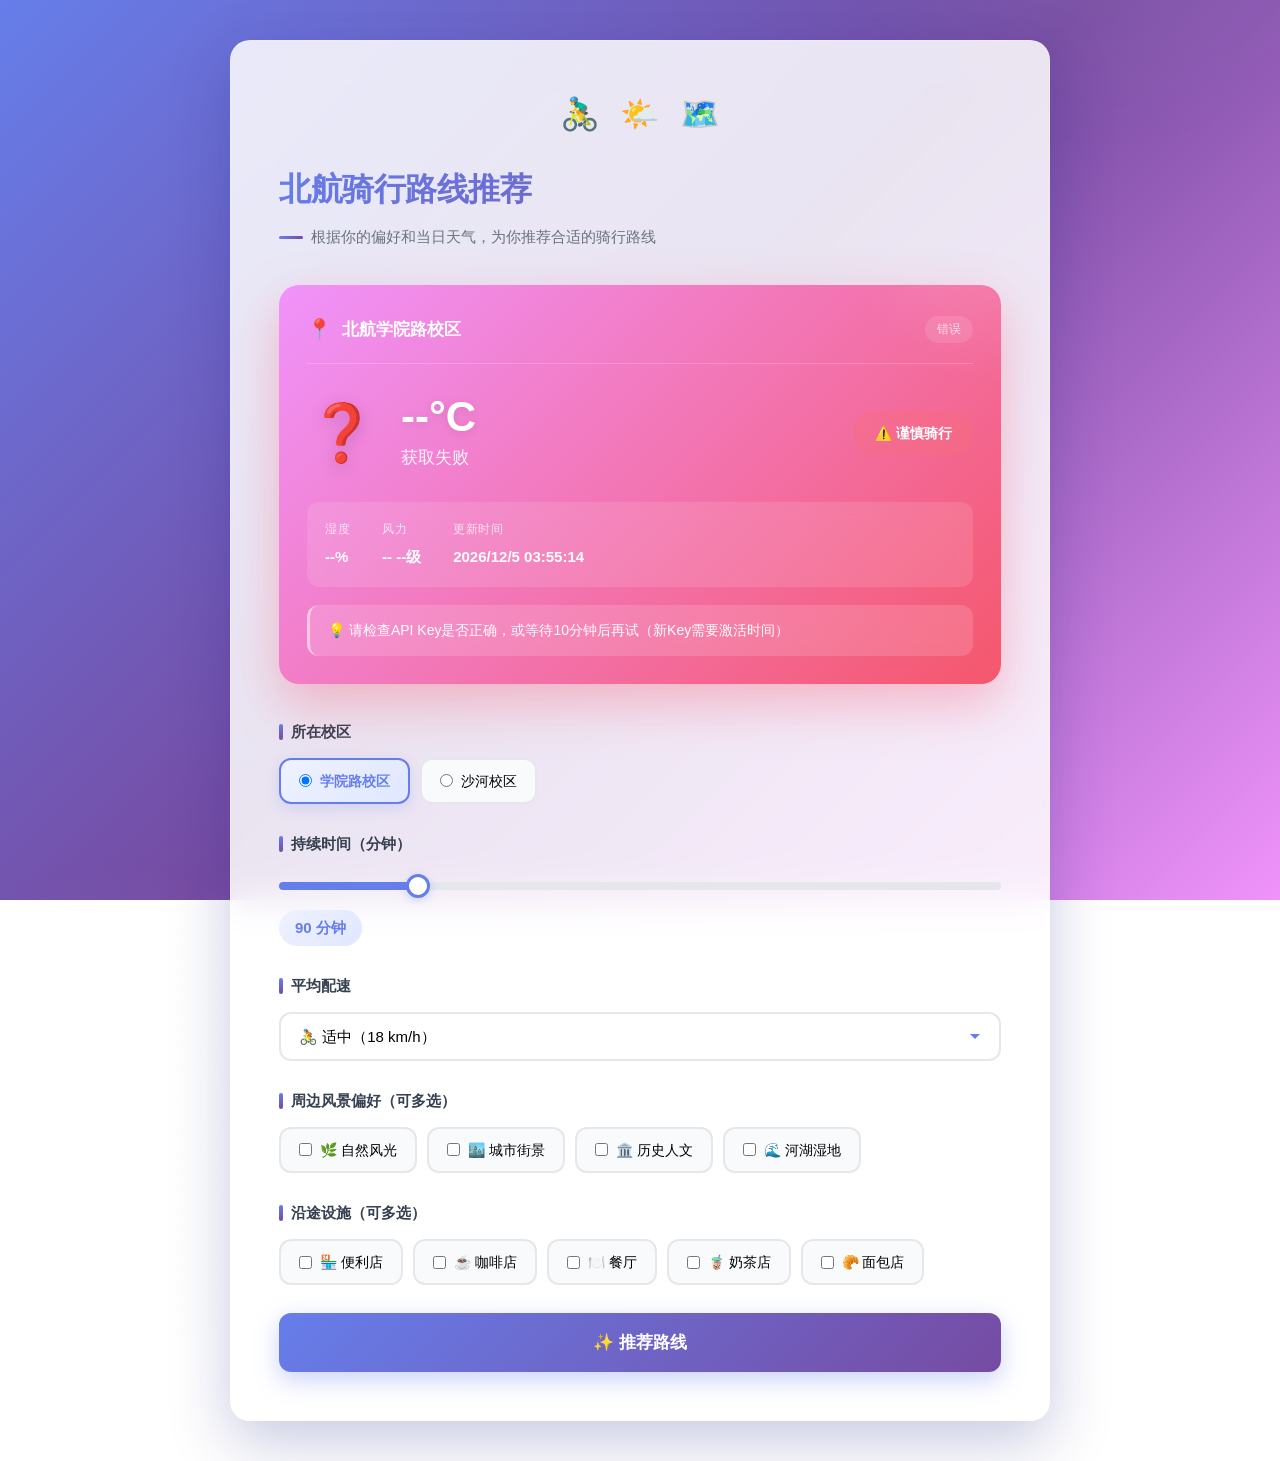
<file: index.html>
<!DOCTYPE html>
<html lang="zh-CN">
<head>
<meta charset="UTF-8">
<meta name="viewport" content="width=device-width, initial-scale=1.0">
<title>北航骑行路线推荐</title>
<link rel="stylesheet" href="style.css">
</head>
<body>
<div class="container">
  <div class="header-decoration">
    <span class="deco-icon">🚴‍♂️</span>
    <span class="deco-icon">🌤️</span>
    <span class="deco-icon">🗺️</span>
  </div>
  
  <h1>北航骑行路线推荐</h1>
  <p class="subtitle">根据你的偏好和当日天气，为你推荐合适的骑行路线</p>

  <!-- 天气板块 -->
  <div class="weather-section" id="weatherSection">
    <div class="weather-loading">
      <div class="spinner"></div>
      <p>正在获取天气信息...</p>
    </div>
  </div>

  <form id="routeForm">
    <div class="form-group">
      <label>所在校区</label>
      <div class="radio-group">
        <label><input type="radio" name="campus" value="学院路" checked> <span>学院路校区</span></label>
        <label><input type="radio" name="campus" value="沙河"> <span>沙河校区</span></label>
      </div>
    </div>

    <div class="form-group">
      <label>持续时间（分钟）</label>
      <input type="range" id="duration" min="30" max="360" value="90" step="10">
      <span id="durationVal">90 分钟</span>
    </div>

    <div class="form-group">
      <label for="pace">平均配速</label>
      <select id="pace">
        <option value="休闲">🚲 休闲（12 km/h）</option>
        <option value="适中" selected>🚴 适中（18 km/h）</option>
        <option value="较快">🚀 较快（25 km/h）</option>
      </select>
    </div>

    <div class="form-group">
      <label>周边风景偏好（可多选）</label>
      <div class="checkbox-group">
        <label><input type="checkbox" name="scenery" value="自然风光"> <span>🌿 自然风光</span></label>
        <label><input type="checkbox" name="scenery" value="城市街景"> <span>🏙️ 城市街景</span></label>
        <label><input type="checkbox" name="scenery" value="历史人文"> <span>🏛️ 历史人文</span></label>
        <label><input type="checkbox" name="scenery" value="河湖湿地"> <span>🌊 河湖湿地</span></label>
      </div>
    </div>

    <div class="form-group">
      <label>沿途设施（可多选）</label>
      <div class="checkbox-group">
        <label><input type="checkbox" name="shops" value="便利店"> <span>🏪 便利店</span></label>
        <label><input type="checkbox" name="shops" value="咖啡店"> <span>☕ 咖啡店</span></label>
        <label><input type="checkbox" name="shops" value="餐厅"> <span>🍽️ 餐厅</span></label>
        <label><input type="checkbox" name="shops" value="奶茶店"> <span>🧋 奶茶店</span></label>
        <label><input type="checkbox" name="shops" value="面包店"> <span>🥐 面包店</span></label>
      </div>
    </div>

    <button type="submit" class="submit-btn">
      <span>✨ 推荐路线</span>
    </button>
  </form>
</div>

<script src="data.js"></script>
<script src="weather.js"></script>
<script src="app.js"></script>
</body>
</html>
</file>
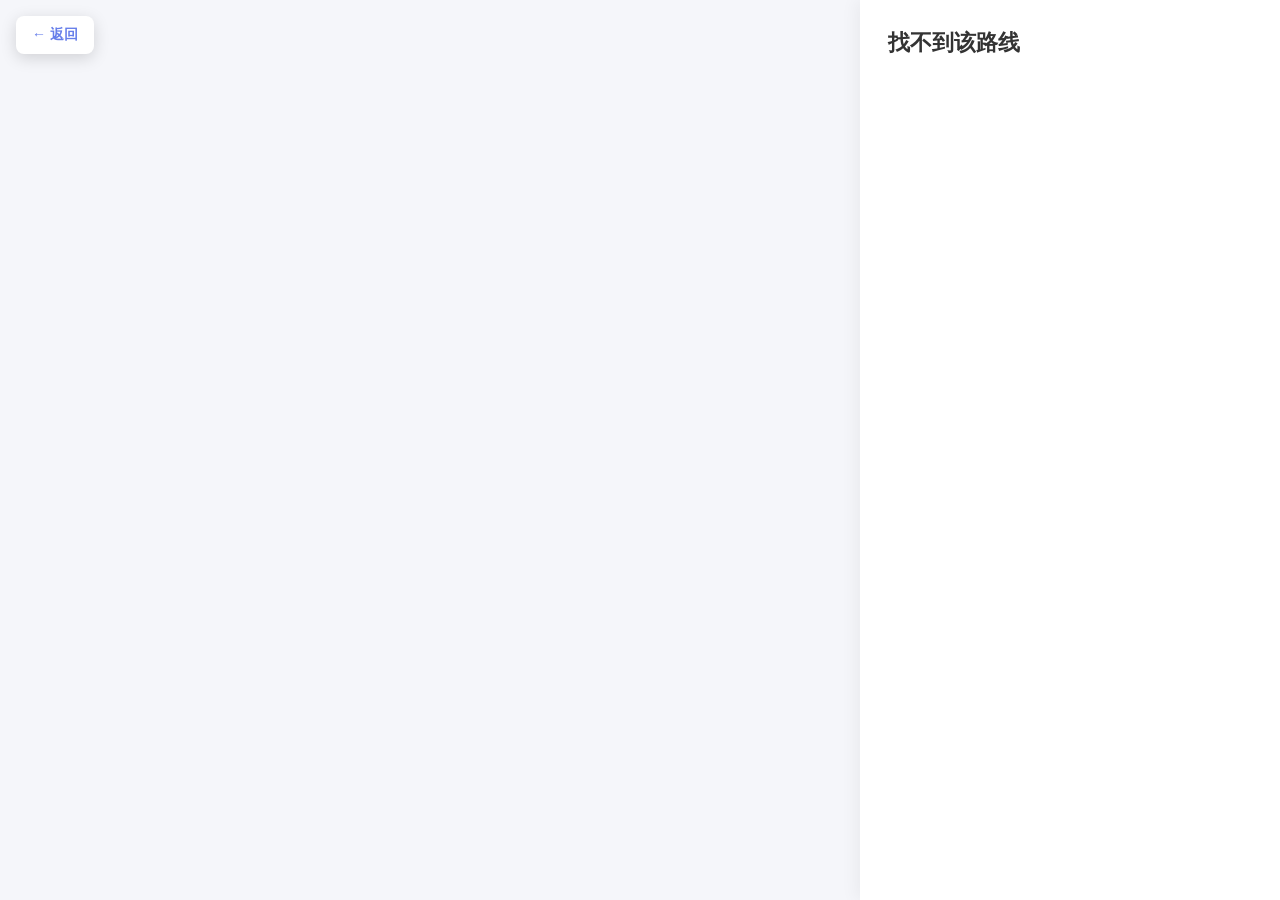
<file: nav.html>
<!DOCTYPE html>
<html lang="zh-CN">
<head>
<meta charset="UTF-8">
<meta name="viewport" content="width=device-width, initial-scale=1.0">
<title>骑行路线详情</title>
<style>
  * { margin: 0; padding: 0; box-sizing: border-box; }
  body {
    font-family: -apple-system, "PingFang SC", "Microsoft YaHei", sans-serif;
    background: #f5f6fa;
    display: flex;
    height: 100vh;
  }
  .map-side { flex: 1; position: relative; }
  #map { width: 100%; height: 100%; }
  .back-btn {
    position: absolute; top: 16px; left: 16px;
    padding: 10px 16px; background: #fff; border-radius: 8px;
    box-shadow: 0 4px 16px rgba(0,0,0,0.15); z-index: 10;
    color: #667eea; font-weight: 600; text-decoration: none; font-size: 14px;
  }
  .info-side {
    width: 420px; background: #fff; overflow-y: auto;
    padding: 28px; box-shadow: -4px 0 16px rgba(0,0,0,0.05);
  }
  .info-side h1 { font-size: 22px; color: #333; margin-bottom: 12px; }
  .meta {
    display: flex; gap: 16px; color: #667eea; font-weight: 600;
    font-size: 14px; margin-bottom: 20px; padding-bottom: 20px;
    border-bottom: 1px solid #eee;
  }
  .section { margin-bottom: 28px; }
  .section h2 {
    font-size: 16px; color: #333; margin-bottom: 14px;
    display: flex; align-items: center; gap: 8px;
  }
  .section h2::before {
    content: ''; width: 4px; height: 16px;
    background: #667eea; border-radius: 2px;
  }
  .directions { list-style: none; counter-reset: step; }
  .directions li {
    counter-increment: step; position: relative;
    padding-left: 40px; padding-bottom: 18px;
    color: #555; font-size: 14px; line-height: 1.6;
  }
  .directions li::before {
    content: counter(step); position: absolute;
    left: 0; top: 0; width: 26px; height: 26px;
    background: #667eea; color: #fff; border-radius: 50%;
    display: flex; align-items: center; justify-content: center;
    font-size: 13px; font-weight: 600;
  }
  .directions li:not(:last-child)::after {
    content: ''; position: absolute;
    left: 12px; top: 30px; bottom: 4px;
    width: 2px; background: #e0e5ff;
  }
  .poi-list { display: flex; flex-direction: column; gap: 10px; }
  .poi {
    display: flex; align-items: center; gap: 12px;
    padding: 12px 14px; background: #f8f9ff;
    border-radius: 10px; font-size: 14px;
    cursor: pointer; transition: background 0.2s;
  }
  .poi:hover { background: #eef1ff; }
  .poi-icon {
    width: 32px; height: 32px; border-radius: 50%;
    display: flex; align-items: center; justify-content: center;
    font-size: 16px; flex-shrink: 0;
  }
  .poi-icon.奶茶 { background: #ffe4e6; }
  .poi-icon.面包 { background: #fef3c7; }
  .poi-icon.休息 { background: #dbeafe; }
  .poi-icon.拍照 { background: #d1fae5; }
  .poi-icon.咖啡店 { background: #e0e7ff; }
  .poi-icon.便利店 { background: #fef9c3; }
  .poi-icon.餐厅 { background: #fce7f3; }
  .poi-name { flex: 1; color: #333; font-weight: 500; }
  .poi-type {
    font-size: 12px; color: #888; background: #fff;
    padding: 4px 10px; border-radius: 12px;
  }
  .tips {
    background: #fffbe6; border-left: 3px solid #fda085;
    padding: 14px 16px; border-radius: 6px;
    font-size: 13px; color: #8a6d3b; line-height: 1.6;
  }
  @media (max-width: 900px) {
    body { flex-direction: column; }
    .map-side { flex: none; height: 50vh; }
    .info-side { width: 100%; flex: 1; }
  }
</style>
</head>
<body>

<div class="map-side">
  <a href="index.html" class="back-btn">← 返回</a>
  <div id="map"></div>
</div>

<div class="info-side" id="infoSide">
  <h1>加载中...</h1>
</div>

<script src="https://webapi.amap.com/maps?v=2.0&key=783c5d41b784c7de513c9ce25c1db78d"></script>
<script src="data.js"></script>
<script>
window.addEventListener("load", function () {
  const infoSide = document.getElementById("infoSide");

  const params = new URLSearchParams(location.search);
  const routeId = parseInt(params.get("id"));

  if (typeof routes === "undefined") {
    infoSide.innerHTML = "<h1>路线数据未加载</h1>";
    return;
  }

  const route = routes.find(function (r) { return r.id === routeId; });
  if (!route) {
    infoSide.innerHTML = "<h1>找不到该路线</h1>";
    return;
  }

  // 渲染右侧信息栏
  let html = "<h1>" + route.name + "</h1>";
  html += '<div class="meta">';
  html += "<span>🚴 " + route.distance + " km</span>";
  html += "<span>⏱ 约 " + route.duration + " 分钟</span>";
  html += "<span>" + route.difficulty + "</span>";
  html += "</div>";

  html += '<div class="section">';
  html += "<h2>骑行路线</h2>";
  html += '<ol class="directions">';
  route.directions.forEach(function (d) {
    html += "<li>" + d + "</li>";
  });
  html += "</ol>";
  html += "</div>";

  html += '<div class="section">';
  html += "<h2>沿途推荐</h2>";
  html += '<div class="poi-list">';

  const iconMap = { "奶茶": "🧋", "面包": "🥐", "休息": "🪑", "拍照": "📷", "咖啡店": "☕", "便利店": "🏪", "餐厅": "🍽️" };

  route.pois.forEach(function (p, idx) {
    html += '<div class="poi" data-idx="' + idx + '">';
    html += '<div class="poi-icon ' + p.type + '">' + (iconMap[p.type] || "📍") + "</div>";
    html += '<div class="poi-name">' + p.name + "</div>";
    html += '<div class="poi-type">' + p.type + "</div>";
    html += "</div>";
  });

  html += "</div>";
  html += "</div>";

  html += '<div class="section">';
  html += "<h2>骑行建议</h2>";
  html += '<div class="tips">💡 ' + route.tips + "</div>";
  html += "</div>";

  infoSide.innerHTML = html;

  // 初始化地图
  const map = new AMap.Map("map", {
    zoom: 12,
    center: [route.waypoints[0].lng, route.waypoints[0].lat]
  });

  const path = route.waypoints.map(function (w) { return [w.lng, w.lat]; });

  const polyline = new AMap.Polyline({
    path: path,
    strokeColor: "#667eea",
    strokeWeight: 6,
    strokeOpacity: 0.9,
    lineJoin: "round",
    lineCap: "round"
  });
  map.add(polyline);

  // 起点标记
  new AMap.Marker({
    position: path[0],
    content: '<div style="background:#4ade80;color:#fff;padding:4px 10px;border-radius:20px;font-size:13px;white-space:nowrap;">起点</div>',
    offset: new AMap.Pixel(-20, -10)
  }).setMap(map);

  // 终点标记
  new AMap.Marker({
    position: path[path.length - 1],
    content: '<div style="background:#ef4444;color:#fff;padding:4px 10px;border-radius:20px;font-size:13px;white-space:nowrap;">终点</div>',
    offset: new AMap.Pixel(-20, -10)
  }).setMap(map);

  // POI 标记
  const poiColors = {
    "奶茶": "#f472b6",
    "面包": "#fbbf24",
    "休息": "#60a5fa",
    "拍照": "#34d399",
    "咖啡店": "#818cf8",
    "便利店": "#facc15",
    "餐厅": "#f472b6"
  };

  route.pois.forEach(function (p) {
    new AMap.Marker({
      position: [p.lng, p.lat],
      content: '<div style="background:' + (poiColors[p.type] || "#999") + ';color:#fff;padding:4px 8px;border-radius:12px;font-size:12px;white-space:nowrap;">' + p.name + '</div>',
      offset: new AMap.Pixel(-20, -10)
    }).setMap(map);
  });

  // 点击右侧 POI，地图跳过去
  document.querySelectorAll(".poi").forEach(function (el) {
    el.addEventListener("click", function () {
      const idx = parseInt(this.dataset.idx);
      const p = route.pois[idx];
      map.setZoomAndCenter(16, [p.lng, p.lat]);
    });
  });

  // 自动缩放到包含全部点
  map.setFitView();
});
</script>

</body>
</html>
</file>
<file: style.css>
/* ============================================
   北航骑行路线推荐 - 现代玻璃拟态风格
   ============================================ */

:root {
    --primary: #667eea;
    --primary-dark: #5568d3;
    --secondary: #764ba2;
    --accent: #f093fb;
    --success: #4ade80;
    --warning: #fbbf24;
    --danger: #f87171;
    --glass-bg: rgba(255, 255, 255, 0.85);
    --glass-border: rgba(255, 255, 255, 0.18);
    --shadow: 0 8px 32px rgba(31, 38, 135, 0.15);
    --shadow-lg: 0 20px 60px rgba(31, 38, 135, 0.25);
    --radius: 20px;
    --radius-sm: 12px;
    --transition: all 0.3s cubic-bezier(0.4, 0, 0.2, 1);
}

* {
    margin: 0;
    padding: 0;
    box-sizing: border-box;
}

body {
    font-family: -apple-system, BlinkMacSystemFont, "Segoe UI", "PingFang SC", "Microsoft YaHei", sans-serif;
    background: linear-gradient(135deg, #667eea 0%, #764ba2 50%, #f093fb 100%);
    background-attachment: fixed;
    min-height: 100vh;
    padding: 40px 20px;
    line-height: 1.6;
}

/* 装饰性背景元素 */
body::before {
    content: '';
    position: fixed;
    top: -50%;
    right: -10%;
    width: 600px;
    height: 600px;
    background: radial-gradient(circle, rgba(255,255,255,0.1) 0%, transparent 70%);
    border-radius: 50%;
    pointer-events: none;
    z-index: 0;
}

body::after {
    content: '';
    position: fixed;
    bottom: -50%;
    left: -10%;
    width: 500px;
    height: 500px;
    background: radial-gradient(circle, rgba(255,255,255,0.08) 0%, transparent 70%);
    border-radius: 50%;
    pointer-events: none;
    z-index: 0;
}

/* 主容器 - 玻璃拟态 */
.container {
    max-width: 820px;
    margin: 0 auto;
    background: var(--glass-bg);
    backdrop-filter: blur(20px);
    -webkit-backdrop-filter: blur(20px);
    border: 1px solid var(--glass-border);
    border-radius: var(--radius);
    padding: 48px;
    box-shadow: var(--shadow-lg);
    position: relative;
    z-index: 1;
    animation: fadeInUp 0.6s ease-out;
}

@keyframes fadeInUp {
    from {
        opacity: 0;
        transform: translateY(30px);
    }
    to {
        opacity: 1;
        transform: translateY(0);
    }
}

/* 头部装饰 */
.header-decoration {
    display: flex;
    justify-content: center;
    gap: 20px;
    margin-bottom: 24px;
    font-size: 32px;
}

.deco-icon {
    display: inline-block;
    animation: bounce 2s ease-in-out infinite;
}

.deco-icon:nth-child(2) {
    animation-delay: 0.2s;
}

.deco-icon:nth-child(3) {
    animation-delay: 0.4s;
}

@keyframes bounce {
    0%, 100% { transform: translateY(0); }
    50% { transform: translateY(-10px); }
}

/* 标题区域 */
h1 {
    font-size: 32px;
    margin-bottom: 10px;
    background: linear-gradient(135deg, #667eea, #764ba2);
    -webkit-background-clip: text;
    -webkit-text-fill-color: transparent;
    background-clip: text;
    font-weight: 700;
    letter-spacing: -0.5px;
}

.subtitle {
    color: #6b7280;
    margin-bottom: 36px;
    font-size: 15px;
    display: flex;
    align-items: center;
    gap: 8px;
}

.subtitle::before {
    content: '';
    display: inline-block;
    width: 24px;
    height: 3px;
    background: linear-gradient(90deg, var(--primary), var(--secondary));
    border-radius: 2px;
}

/* ============================================
   天气板块 - 精美卡片
   ============================================ */

.weather-section {
    margin-bottom: 36px;
}

.weather-loading {
    text-align: center;
    padding: 48px;
    color: #9ca3af;
}

.spinner {
    width: 44px;
    height: 44px;
    border: 3px solid rgba(102, 126, 234, 0.1);
    border-top: 3px solid var(--primary);
    border-radius: 50%;
    animation: spin 0.8s linear infinite;
    margin: 0 auto 16px;
}

@keyframes spin {
    to { transform: rotate(360deg); }
}

.weather-card {
    background: linear-gradient(135deg, #667eea 0%, #764ba2 100%);
    border-radius: var(--radius);
    padding: 28px;
    color: #fff;
    box-shadow: 0 20px 50px rgba(102, 126, 234, 0.35);
    position: relative;
    overflow: hidden;
    transition: var(--transition);
}

.weather-card::before {
    content: '';
    position: absolute;
    top: -50%;
    right: -20%;
    width: 300px;
    height: 300px;
    background: radial-gradient(circle, rgba(255,255,255,0.15) 0%, transparent 70%);
    border-radius: 50%;
}

.weather-card.unsuitable {
    background: linear-gradient(135deg, #f093fb 0%, #f5576c 100%);
    box-shadow: 0 20px 50px rgba(245, 87, 108, 0.35);
}

.weather-card:hover {
    transform: translateY(-4px);
    box-shadow: 0 25px 60px rgba(102, 126, 234, 0.45);
}

.weather-header {
    display: flex;
    justify-content: space-between;
    align-items: center;
    margin-bottom: 24px;
    padding-bottom: 18px;
    border-bottom: 1px solid rgba(255,255,255,0.2);
    position: relative;
    z-index: 1;
}

.weather-location {
    display: flex;
    align-items: center;
    gap: 10px;
    font-size: 17px;
    font-weight: 600;
}

.location-icon {
    font-size: 20px;
}

.weather-source {
    font-size: 12px;
    opacity: 0.75;
    background: rgba(255,255,255,0.15);
    padding: 4px 12px;
    border-radius: 20px;
}

.weather-main {
    display: flex;
    align-items: center;
    gap: 24px;
    margin-bottom: 24px;
    position: relative;
    z-index: 1;
}

.weather-icon {
    font-size: 56px;
    filter: drop-shadow(0 4px 8px rgba(0,0,0,0.15));
    animation: float 3s ease-in-out infinite;
}

@keyframes float {
    0%, 100% { transform: translateY(0); }
    50% { transform: translateY(-8px); }
}

.weather-info {
    flex: 1;
}

.weather-temp {
    font-size: 42px;
    font-weight: 700;
    line-height: 1;
    text-shadow: 0 2px 10px rgba(0,0,0,0.1);
}

.weather-condition {
    font-size: 17px;
    margin-top: 6px;
    opacity: 0.9;
    font-weight: 500;
}

.weather-suitable {
    padding: 10px 20px;
    border-radius: 24px;
    font-size: 14px;
    font-weight: 600;
    background: rgba(255,255,255,0.2);
    backdrop-filter: blur(10px);
    border: 1px solid rgba(255,255,255,0.3);
}

.weather-suitable.suitable {
    background: rgba(74, 222, 128, 0.25);
    border-color: rgba(74, 222, 128, 0.4);
}

.weather-suitable.unsuitable {
    background: rgba(248, 113, 113, 0.25);
    border-color: rgba(248, 113, 113, 0.4);
}

.weather-details {
    display: flex;
    gap: 32px;
    margin-bottom: 18px;
    padding: 18px;
    background: rgba(255,255,255,0.12);
    border-radius: var(--radius-sm);
    backdrop-filter: blur(10px);
    position: relative;
    z-index: 1;
}

.detail-item {
    display: flex;
    flex-direction: column;
    gap: 6px;
}

.detail-label {
    font-size: 12px;
    opacity: 0.75;
    text-transform: uppercase;
    letter-spacing: 0.5px;
}

.detail-value {
    font-size: 15px;
    font-weight: 600;
}

.weather-tip {
    padding: 14px 18px;
    background: rgba(255,255,255,0.15);
    border-radius: var(--radius-sm);
    font-size: 14px;
    backdrop-filter: blur(10px);
    border-left: 3px solid rgba(255,255,255,0.5);
    position: relative;
    z-index: 1;
}

/* 结果页天气提示条 */
.weather-bar {
    display: flex;
    align-items: center;
    gap: 14px;
    padding: 18px 22px;
    border-radius: var(--radius-sm);
    margin-bottom: 28px;
    font-size: 15px;
    font-weight: 500;
    animation: slideIn 0.4s ease-out;
}

@keyframes slideIn {
    from {
        opacity: 0;
        transform: translateX(-20px);
    }
    to {
        opacity: 1;
        transform: translateX(0);
    }
}

.weather-bar.weather-good {
    background: linear-gradient(135deg, #f0fdf4, #dcfce7);
    border: 1px solid #bbf7d0;
    color: #166534;
}

.weather-bar.weather-bad {
    background: linear-gradient(135deg, #fef2f2, #fee2e2);
    border: 1px solid #fecaca;
    color: #991b1b;
}

.weather-bar .weather-icon {
    font-size: 28px;
    animation: none;
}
/* ============================================
   表单样式 - 精致输入控件
   ============================================ */

.form-group {
    margin-bottom: 28px;
}

.form-group > label {
    display: flex;
    align-items: center;
    gap: 8px;
    font-weight: 600;
    margin-bottom: 14px;
    color: #374151;
    font-size: 15px;
}

.form-group > label::before {
    content: '';
    display: inline-block;
    width: 4px;
    height: 16px;
    background: linear-gradient(180deg, var(--primary), var(--secondary));
    border-radius: 2px;
}

.radio-group, .checkbox-group {
    display: flex;
    flex-wrap: wrap;
    gap: 10px;
}

.radio-group label, .checkbox-group label {
    display: flex;
    align-items: center;
    gap: 8px;
    cursor: pointer;
    padding: 10px 18px;
    background: #f8fafc;
    border: 2px solid #e5e7eb;
    border-radius: 12px;
    font-size: 14px;
    transition: var(--transition);
    user-select: none;
}

.radio-group label:hover, .checkbox-group label:hover {
    border-color: var(--primary);
    background: #eef2ff;
    transform: translateY(-2px);
    box-shadow: 0 4px 12px rgba(102, 126, 234, 0.15);
}

.radio-group input:checked + span,
.checkbox-group input:checked + span {
    color: var(--primary);
    font-weight: 600;
}

.radio-group label:has(input:checked),
.checkbox-group label:has(input:checked) {
    background: linear-gradient(135deg, #eef2ff, #e0e7ff);
    border-color: var(--primary);
    box-shadow: 0 4px 15px rgba(102, 126, 234, 0.2);
}

select {
    width: 100%;
    padding: 14px 18px;
    border: 2px solid #e5e7eb;
    border-radius: var(--radius-sm);
    font-size: 15px;
    background: #fff;
    cursor: pointer;
    transition: var(--transition);
    appearance: none;
    background-image: url("data:image/svg+xml,%3Csvg xmlns='http://www.w3.org/2000/svg' width='16' height='16' fill='%23667eea' viewBox='0 0 16 16'%3E%3Cpath d='M8 11L3 6h10z'/%3E%3C/svg%3E");
    background-repeat: no-repeat;
    background-position: right 16px center;
}

select:focus {
    outline: none;
    border-color: var(--primary);
    box-shadow: 0 0 0 4px rgba(102, 126, 234, 0.1);
}

input[type="range"] {
    width: 100%;
    margin-top: 12px;
    height: 8px;
    border-radius: 4px;
    background: linear-gradient(90deg, var(--primary) 0%, var(--primary) var(--progress, 25%), #e5e7eb var(--progress, 25%), #e5e7eb 100%);
    outline: none;
    -webkit-appearance: none;
    cursor: pointer;
}

input[type="range"]::-webkit-slider-thumb {
    -webkit-appearance: none;
    appearance: none;
    width: 24px;
    height: 24px;
    border-radius: 50%;
    background: #fff;
    border: 3px solid var(--primary);
    cursor: pointer;
    box-shadow: 0 2px 8px rgba(102, 126, 234, 0.3);
    transition: var(--transition);
}

input[type="range"]::-webkit-slider-thumb:hover {
    transform: scale(1.15);
    box-shadow: 0 4px 15px rgba(102, 126, 234, 0.4);
}

#durationVal {
    display: inline-flex;
    align-items: center;
    gap: 6px;
    margin-top: 12px;
    padding: 6px 16px;
    background: linear-gradient(135deg, #eef2ff, #e0e7ff);
    color: var(--primary);
    font-weight: 600;
    font-size: 15px;
    border-radius: 20px;
}

.submit-btn {
    width: 100%;
    padding: 18px;
    background: linear-gradient(135deg, #667eea, #764ba2);
    color: #fff;
    border: none;
    border-radius: var(--radius-sm);
    font-size: 17px;
    font-weight: 600;
    cursor: pointer;
    transition: var(--transition);
    position: relative;
    overflow: hidden;
    box-shadow: 0 8px 25px rgba(102, 126, 234, 0.35);
}

.submit-btn::before {
    content: '';
    position: absolute;
    top: 0;
    left: -100%;
    width: 100%;
    height: 100%;
    background: linear-gradient(90deg, transparent, rgba(255,255,255,0.3), transparent);
    transition: 0.5s;
}

.submit-btn:hover {
    transform: translateY(-3px);
    box-shadow: 0 15px 40px rgba(102, 126, 234, 0.45);
}

.submit-btn:hover::before {
    left: 100%;
}

.submit-btn:active {
    transform: translateY(-1px);
}

.submit-btn span {
    position: relative;
    z-index: 1;
}

/* ============================================
   路线卡片 - 精美设计
   ============================================ */

.route-card {
    background: #fff;
    border: 1px solid #e5e7eb;
    border-radius: var(--radius);
    padding: 28px;
    margin-bottom: 24px;
    transition: var(--transition);
    position: relative;
    overflow: hidden;
}

.route-card::before {
    content: '';
    position: absolute;
    top: 0;
    left: 0;
    width: 4px;
    height: 100%;
    background: linear-gradient(180deg, var(--primary), var(--secondary));
    border-radius: 0 4px 4px 0;
}

.route-card:hover {
    transform: translateY(-4px);
    box-shadow: 0 20px 50px rgba(31, 38, 135, 0.12);
    border-color: rgba(102, 126, 234, 0.3);
}

.route-header {
    display: flex;
    align-items: center;
    gap: 14px;
    margin-bottom: 16px;
}

.route-rank {
    font-size: 24px;
    font-weight: 700;
    background: linear-gradient(135deg, var(--primary), var(--secondary));
    -webkit-background-clip: text;
    -webkit-text-fill-color: transparent;
    background-clip: text;
    min-width: 36px;
}

.route-card h3 {
    color: #1f2937;
    font-size: 19px;
    font-weight: 600;
}

.route-meta {
    display: flex;
    flex-wrap: wrap;
    gap: 18px;
    margin-bottom: 16px;
    font-size: 14px;
}

.route-meta span {
    display: flex;
    align-items: center;
    gap: 6px;
    padding: 6px 14px;
    background: #f8fafc;
    border-radius: 20px;
    color: #4b5563;
    font-weight: 500;
}

.difficulty-休闲 { 
    background: #f0fdf4 !important; 
    color: #166534 !important; 
}

.difficulty-适中 { 
    background: #fffbeb !important; 
    color: #92400e !important; 
}

.difficulty-较快 { 
    background: #fef2f2 !important; 
    color: #991b1b !important; 
}

.route-tags {
    margin-bottom: 16px;
    display: flex;
    flex-wrap: wrap;
    gap: 8px;
}

.tag {
    display: inline-flex;
    align-items: center;
    gap: 4px;
    padding: 6px 14px;
    border-radius: 20px;
    font-size: 13px;
    font-weight: 500;
    transition: var(--transition);
}

.tag:hover {
    transform: scale(1.05);
}

.tag-scenery {
    background: linear-gradient(135deg, #f0fdf4, #dcfce7);
    color: #166534;
    border: 1px solid #bbf7d0;
}

.tag-shop {
    background: linear-gradient(135deg, #fff7ed, #ffedd5);
    color: #9a3412;
    border: 1px solid #fed7aa;
}

.route-desc {
    color: #4b5563;
    line-height: 1.7;
    margin: 16px 0;
    font-size: 14px;
}

.route-tips {
    background: linear-gradient(135deg, #fffbeb, #fef3c7);
    border-left: 4px solid #f59e0b;
    padding: 14px 18px;
    border-radius: 0 var(--radius-sm) var(--radius-sm) 0;
    font-size: 14px;
    color: #92400e;
    margin: 16px 0;
    display: flex;
    align-items: flex-start;
    gap: 10px;
}

.weather-warning {
    background: linear-gradient(135deg, #fef2f2, #fee2e2);
    border: 1px solid #fecaca;
    color: #991b1b;
    padding: 12px 16px;
    border-radius: var(--radius-sm);
    font-size: 13px;
    margin-bottom: 16px;
    display: flex;
    align-items: center;
    gap: 8px;
}

.back-btn {
    display: inline-flex;
    align-items: center;
    gap: 8px;
    margin-bottom: 24px;
    color: var(--primary);
    text-decoration: none;
    font-weight: 600;
    font-size: 14px;
    padding: 10px 20px;
    background: rgba(102, 126, 234, 0.1);
    border-radius: 24px;
    transition: var(--transition);
}

.back-btn:hover {
    background: rgba(102, 126, 234, 0.2);
    transform: translateX(-4px);
}

.nav-btn {
    display: inline-flex;
    align-items: center;
    gap: 8px;
    margin-top: 20px;
    padding: 12px 28px;
    background: linear-gradient(135deg, #667eea, #764ba2);
    color: #fff;
    text-decoration: none;
    border-radius: 24px;
    font-weight: 600;
    font-size: 14px;
    transition: var(--transition);
    box-shadow: 0 4px 15px rgba(102, 126, 234, 0.3);
}

.nav-btn:hover {
    transform: translateY(-2px);
    box-shadow: 0 8px 25px rgba(102, 126, 234, 0.4);
}

.no-results {
    text-align: center;
    padding: 80px 20px;
    color: #9ca3af;
}

.no-results p:first-child {
    font-size: 20px;
    margin-bottom: 12px;
    color: #6b7280;
}

/* ============================================
   响应式设计
   ============================================ */

@media (max-width: 640px) {
    body { padding: 20px 12px; }
    .container { padding: 28px 22px; }
    h1 { font-size: 26px; }
    
    .weather-main { flex-wrap: wrap; gap: 16px; }
    .weather-icon { font-size: 44px; }
    .weather-temp { font-size: 36px; }
    .weather-details { flex-wrap: wrap; gap: 20px; }
    
    .route-meta { gap: 10px; }
    .route-meta span { font-size: 13px; padding: 5px 12px; }
    
    .radio-group label, .checkbox-group label {
        padding: 8px 14px;
        font-size: 13px;
    }
}

/* 滚动条美化 */
::-webkit-scrollbar {
    width: 8px;
}

::-webkit-scrollbar-track {
    background: #f1f1f1;
    border-radius: 4px;
}

::-webkit-scrollbar-thumb {
    background: linear-gradient(180deg, var(--primary), var(--secondary));
    border-radius: 4px;
}

::-webkit-scrollbar-thumb:hover {
    background: var(--primary-dark);
}
</file>
